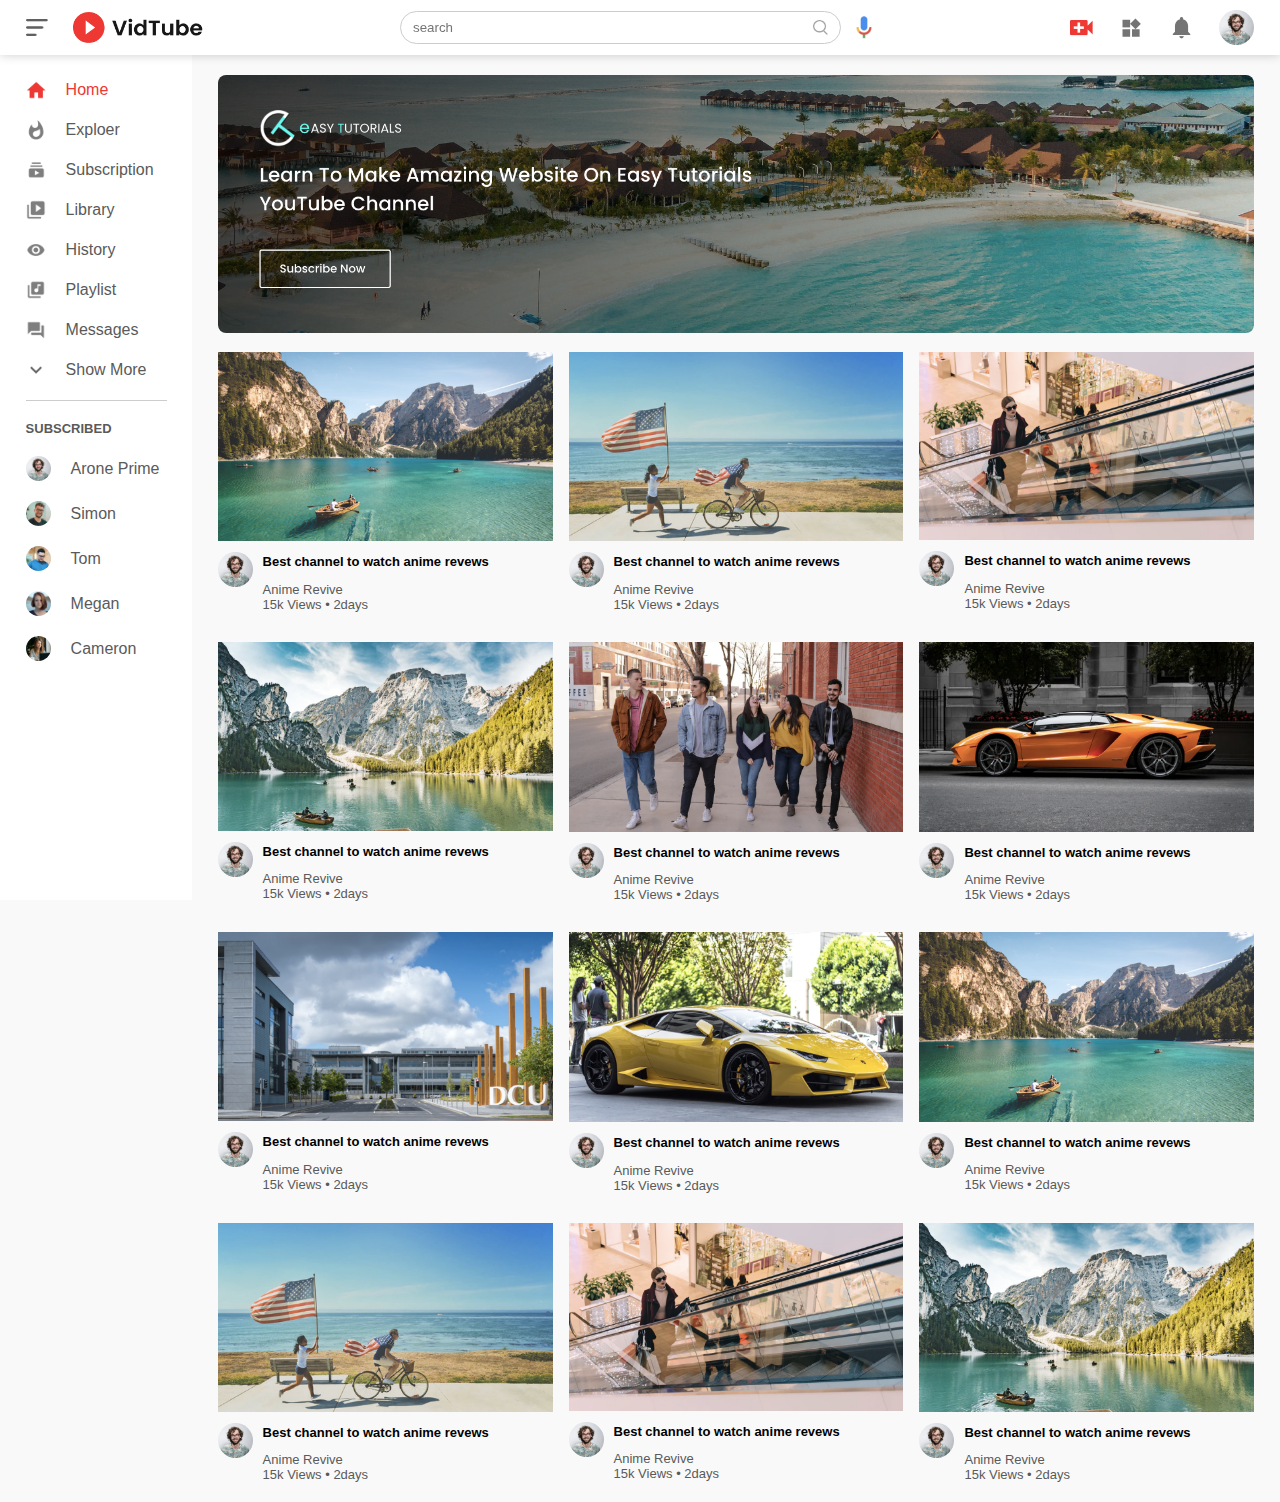
<file: index.html>
<!DOCTYPE html>
<html lang="en">
<head>
    <meta charset="UTF-8">
    <meta name="viewport" content="width=device-width, initial-scale=1.0">
    <title>Youtube</title>
    <link rel="stylesheet" href="style.css">
</head>
<body>

    <!--TOP-NAVIGATION - "nav-tag" for navigation-->

    <nav class="flex-div">
        <div class="nav-left flex-div">
            <img src="images/menu.png" alt="" class="menu-icon">
            <img src="images/logo.png" alt="" class="logo">
        </div>
        <div class="nav-middle flex-div">
            <div class="search-box flex-div">
                <input type="text" placeholder="search">
                <img src="images/search.png" alt="">
            </div>
            <img src="images/voice-search.png" alt="" class="mic-icon">
        </div>
        <div class="nav-right flex-div">
            <img src="images/upload.png" alt="">
            <img src="images/more.png" alt="">
            <img src="images/notification.png" alt="">
            <img src="images/Jack.png" alt="" class="user-icon">
        </div>
    </nav>
    
    <!--SIDE-BAR - -->

    <div class="sidebar">
        <div class="shortcut-links">
            <a href=""><img src="images/home.png" alt=""><p>Home</p></a>
            <a href=""><img src="images/explore.png" alt=""><p>Exploer</p></a>
            <a href=""><img src="images/subscriprion.png" alt=""><p>Subscription</p></a>
            <a href=""><img src="images/library.png" alt=""><p>Library</p></a>
            <a href=""><img src="images/history.png" alt=""><p>History</p></a>
            <a href=""><img src="images/playlist.png" alt=""><p>Playlist</p></a>
            <a href=""><img src="images/messages.png" alt=""><p>Messages</p></a>
            <a href=""><img src="images/show-more.png" alt=""><p>Show More</p></a>
            <hr>
        </div>
        <div class="subscribed-list">
            <h3>SUBSCRIBED</h3>
            <a href=""><img src="images/Jack.png" alt=""><p>Arone Prime</p></a>
            <a href=""><img src="images/simon.png" alt=""><p>Simon</p></a>
            <a href=""><img src="images/tom.png" alt=""><p>Tom</p></a>
            <a href=""><img src="images/megan.png" alt=""><p>Megan</p></a>
            <a href=""><img src="images/cameron.png" alt=""><p>Cameron</p></a>
        </div>
    </div>

    <!-- -------MAIN--------->

    <div class="container">
        <div class="banner">
            <img src="images/banner.png" alt="">
        </div>
        <div class="list-container">
            <div class="vid-list">
                <a href="play-video.html"><img src="images/thumbnail1.png" alt="" class="thumbnail"></a>
                <div class="flex-div">
                    <img src="images/Jack.png" alt="">
                    <div class="vid-info">
                        <a href="play-video.html">Best channel to watch anime revews</a>
                        <p>Anime Revive</p>
                        <p>15k Views &bull; 2days </p>
                    </div>
                </div>
            </div>
            <div class="vid-list">
                <a href=""><img src="images/thumbnail2.png" alt="" class="thumbnail"></a>
                <div class="flex-div">
                    <img src="images/Jack.png" alt="">
                    <div class="vid-info">
                        <a href="">Best channel to watch anime revews</a>
                        <p>Anime Revive</p>
                        <p>15k Views &bull; 2days </p>
                    </div>
                </div>
            </div>
            <div class="vid-list">
                <a href=""><img src="images/thumbnail3.png" alt="" class="thumbnail"></a>
                <div class="flex-div">
                    <img src="images/Jack.png" alt="">
                    <div class="vid-info">
                        <a href="">Best channel to watch anime revews</a>
                        <p>Anime Revive</p>
                        <p>15k Views &bull; 2days </p>
                    </div>
                </div>
            </div>
            <div class="vid-list">
                <a href=""><img src="images/thumbnail4.png" alt="" class="thumbnail"></a>
                <div class="flex-div">
                    <img src="images/Jack.png" alt="">
                    <div class="vid-info">
                        <a href="">Best channel to watch anime revews</a>
                        <p>Anime Revive</p>
                        <p>15k Views &bull; 2days </p>
                    </div>
                </div>
            </div>
            <div class="vid-list">
                <a href=""><img src="images/thumbnail5.png" alt="" class="thumbnail"></a>
                <div class="flex-div">
                    <img src="images/Jack.png" alt="">
                    <div class="vid-info">
                        <a href="">Best channel to watch anime revews</a>
                        <p>Anime Revive</p>
                        <p>15k Views &bull; 2days </p>
                    </div>
                </div>
            </div>
            <div class="vid-list">
                <a href=""><img src="images/thumbnail6.png" alt="" class="thumbnail"></a>
                <div class="flex-div">
                    <img src="images/Jack.png" alt="">
                    <div class="vid-info">
                        <a href="">Best channel to watch anime revews</a>
                        <p>Anime Revive</p>
                        <p>15k Views &bull; 2days </p>
                    </div>
                </div>
            </div>
            <div class="vid-list">
                <a href=""><img src="images/thumbnail7.png" alt="" class="thumbnail"></a>
                <div class="flex-div">
                    <img src="images/Jack.png" alt="">
                    <div class="vid-info">
                        <a href="">Best channel to watch anime revews</a>
                        <p>Anime Revive</p>
                        <p>15k Views &bull; 2days </p>
                    </div>
                </div>
            </div>
            <div class="vid-list">
                <a href=""><img src="images/thumbnail8.png" alt="" class="thumbnail"></a>
                <div class="flex-div">
                    <img src="images/Jack.png" alt="">
                    <div class="vid-info">
                        <a href="">Best channel to watch anime revews</a>
                        <p>Anime Revive</p>
                        <p>15k Views &bull; 2days </p>
                    </div>
                </div>
            </div>
            <div class="vid-list">
                <a href=""><img src="images/thumbnail1.png" alt="" class="thumbnail"></a>
                <div class="flex-div">
                    <img src="images/Jack.png" alt="">
                    <div class="vid-info">
                        <a href="">Best channel to watch anime revews</a>
                        <p>Anime Revive</p>
                        <p>15k Views &bull; 2days </p>
                    </div>
                </div>
            </div>
            <div class="vid-list">
                <a href=""><img src="images/thumbnail2.png" alt="" class="thumbnail"></a>
                <div class="flex-div">
                    <img src="images/Jack.png" alt="">
                    <div class="vid-info">
                        <a href="">Best channel to watch anime revews</a>
                        <p>Anime Revive</p>
                        <p>15k Views &bull; 2days </p>
                    </div>
                </div>
            </div>
            <div class="vid-list">
                <a href=""><img src="images/thumbnail3.png" alt="" class="thumbnail"></a>
                <div class="flex-div">
                    <img src="images/Jack.png" alt="">
                    <div class="vid-info">
                        <a href="">Best channel to watch anime revews</a>
                        <p>Anime Revive</p>
                        <p>15k Views &bull; 2days </p>
                    </div>
                </div>
            </div>
            <div class="vid-list">
                <a href=""><img src="images/thumbnail4.png" alt="" class="thumbnail"></a>
                <div class="flex-div">
                    <img src="images/Jack.png" alt="">
                    <div class="vid-info">
                        <a href="">Best channel to watch anime revews</a>
                        <p>Anime Revive</p>
                        <p>15k Views &bull; 2days </p>
                    </div>
                </div>
            </div>
        </div>
    
    </div>

    

    <script src="script.js"></script>
</body>
</html>
</file>
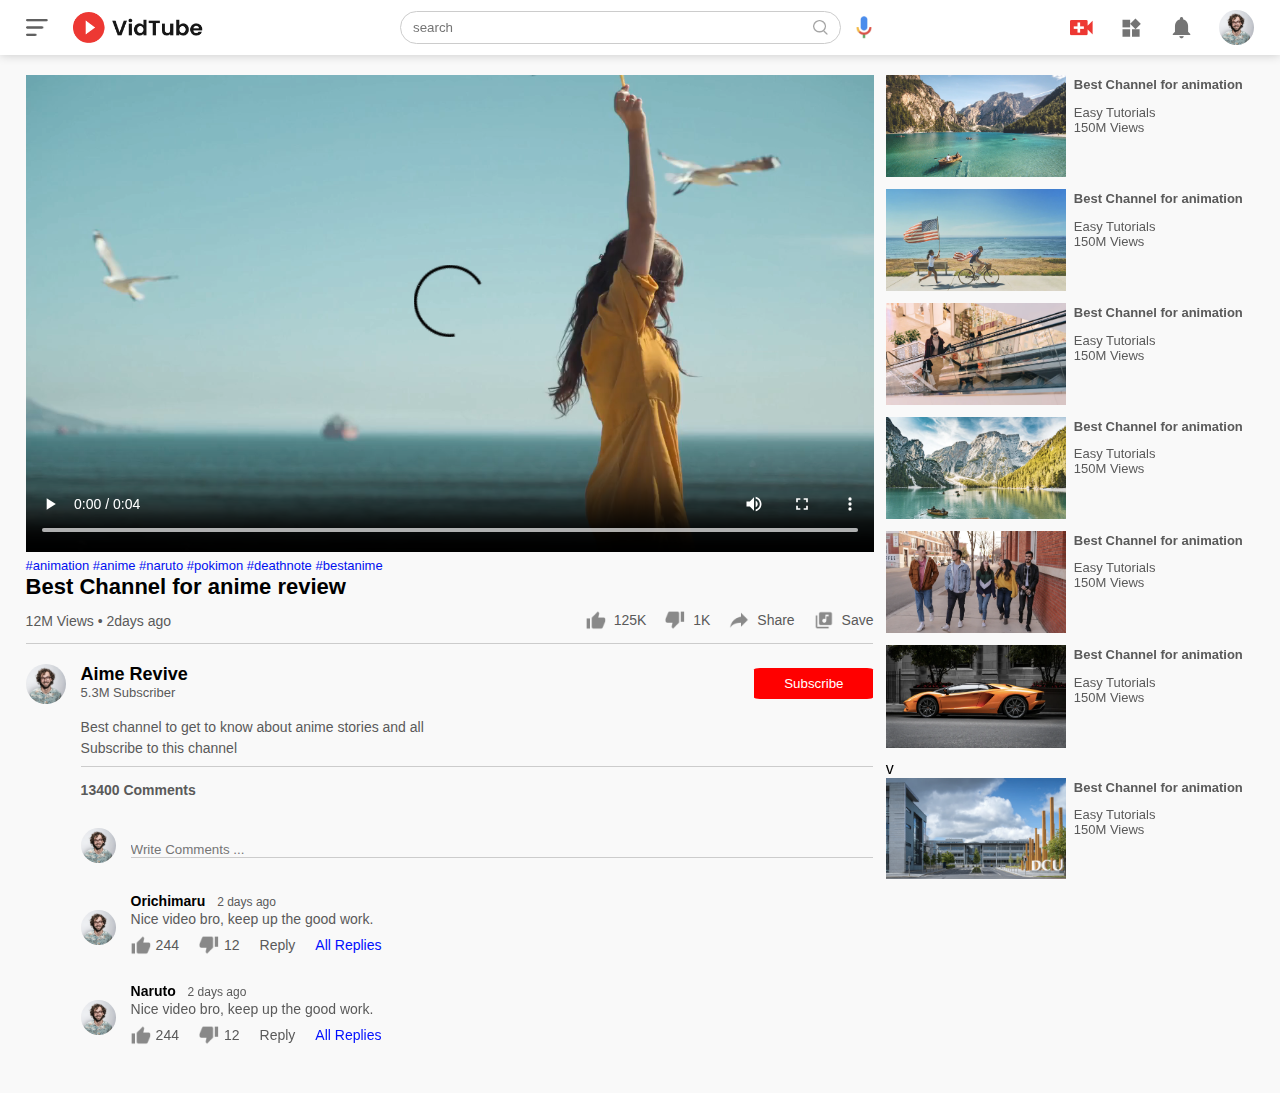
<file: play-video.html>
<!DOCTYPE html>
<html lang="en">
<head>
    <meta charset="UTF-8">
    <meta name="viewport" content="width=device-width, initial-scale=1.0">
    <title>Play Video - Anime Revive</title>
    <link rel="stylesheet" href="style.css">
</head>
<body>
    <nav class="flex-div">
        <div class="nav-left flex-div">
            <img src="images/menu.png" alt="" class="menu-icon">
            <img src="images/logo.png" alt="" class="logo">
        </div>
        <div class="nav-middle flex-div">
            <div class="search-box flex-div">
                <input type="text" placeholder="search">
                <img src="images/search.png" alt="">
            </div>
            <img src="images/voice-search.png" alt="" class="mic-icon">
        </div>
        <div class="nav-right flex-div">
            <img src="images/upload.png" alt="">
            <img src="images/more.png" alt="">
            <img src="images/notification.png" alt="">
            <img src="images/Jack.png" alt="" class="user-icon">
        </div>
    </nav>

    <div class="container play-container">
        <div class="row">
            <div class="play-video">
                <video controls autoplay>
                    <source src="images/video.mp4" type="video/mp4">
                </video>
                <div class="tags">
                    <a href="">#animation </a><a href="">#anime </a><a href="">#naruto </a><a href="">#pokimon </a><a href="">#deathnote </a><a href="">#bestanime </a>
                </div>
                <h3>Best Channel for anime review</h3>
                <div class="play-video-info">
                    <p>12M Views &bull; 2days ago</p>
                    <div>
                        <a href=""><img src="images/like.png" alt="">125K</a>
                        <a href=""><img src="images/dislike.png" alt="">1K</a>
                        <a href=""><img src="images/share.png" alt="">Share</a>
                        <a href=""><img src="images/save.png" alt="">Save</a>
                        
                    </div>
                </div>
                <hr>

                <div class="publisher">
                    <img src="images/Jack.png" alt="">
                    <div>
                        <p>Aime Revive</p>
                        <span>5.3M Subscriber</span>
                    </div>
                    <button type="button">Subscribe</button>
                </div>
                <div class="vid-discription">
                    <p>Best channel to get to know about anime stories and all</p>
                    <p>Subscribe to this channel</p>
                    <hr>
                <h4>13400 Comments</h4>

                <div class="add-comment">
                    <img src="images/Jack.png" alt="">
                    <input type="text" placeholder="Write Comments ...">
                </div>
                <div class="old-comment">
                    <img src="images/Jack.png" alt="">
                    <div>
                        <h3>Orichimaru <span>2 days ago</span></h3>
                        <p>Nice video bro, keep up the good work.</p>
                        <div class="comment-action">
                            <img src="images/like.png" alt="">
                            <span>244</span>
                            <img src="images/dislike.png" alt="">
                            <span>12</span>
                            <span>Reply</span>
                            <a href="">All Replies</a>
                        </div>
                    </div>
                </div>
                <div class="old-comment">
                    <img src="images/Jack.png" alt="">
                    <div>
                        <h3>Naruto <span>2 days ago</span></h3>
                        <p>Nice video bro, keep up the good work.</p>
                        <div class="comment-action">
                            <img src="images/like.png" alt="">
                            <span>244</span>
                            <img src="images/dislike.png" alt="">
                            <span>12</span>
                            <span>Reply</span>
                            <a href="">All Replies</a>
                        </div>
                    </div>
                </div>
                </div>
                


            </div>
            <div class="right-sidebar">

                <div class="side-video-list">
                    <a href="" class="small-thumbnail"><img src="images/thumbnail1.png" alt=""></a>
                    
                    <div class="vid-info">
                        <a href="">Best Channel for animation</a>
                        <p>Easy Tutorials</p>
                        <p>150M Views</p>
                    </div>
                </div>
                <div class="side-video-list">
                    <a href="" class="small-thumbnail"><img src="images/thumbnail2.png" alt=""></a>
                    
                    <div class="vid-info">
                        <a href="">Best Channel for animation</a>
                        <p>Easy Tutorials</p>
                        <p>150M Views</p>
                    </div>
                </div>
                <div class="side-video-list">
                    <a href="" class="small-thumbnail"><img src="images/thumbnail3.png" alt=""></a>
                    
                    <div class="vid-info">
                        <a href="">Best Channel for animation</a>
                        <p>Easy Tutorials</p>
                        <p>150M Views</p>
                    </div>
                </div>

                <div class="side-video-list">
                    <a href="" class="small-thumbnail"><img src="images/thumbnail4.png" alt=""></a>
                    
                    <div class="vid-info">
                        <a href="">Best Channel for animation</a>
                        <p>Easy Tutorials</p>
                        <p>150M Views</p>
                    </div>
                </div>
                <div class="side-video-list">
                    <a href="" class="small-thumbnail"><img src="images/thumbnail5.png" alt=""></a>
                    
                    <div class="vid-info">
                        <a href="">Best Channel for animation</a>
                        <p>Easy Tutorials</p>
                        <p>150M Views</p>
                    </div>
                </div>
                <var></var>
                <div class="side-video-list">
                    <a href="" class="small-thumbnail"><img src="images/thumbnail6.png" alt=""></a>
                    
                    <div class="vid-info">
                        <a href="">Best Channel for animation</a>
                        <p>Easy Tutorials</p>
                        <p>150M Views</p>
                    </div>
                </div>
                v
                <var></var>
                <div class="side-video-list">
                    <a href="" class="small-thumbnail"><img src="images/thumbnail7.png" alt=""></a>
                    
                    <div class="vid-info">
                        <a href="">Best Channel for animation</a>
                        <p>Easy Tutorials</p>
                        <p>150M Views</p>
                    </div>
                </div>



            </div>
        </div>
    </div>




</body>
</html>
</file>
<file: style.css>
*{
    margin: 0;
    padding: 0;
    font-family: 'poppins', sans-serif;
    box-sizing: border-box;
}
a{
    text-decoration: none;
    color: #5a5a5a;
}
img{
    cursor: pointer;
}

.flex-div{
    display: flex;
    align-items: center;
    /* justify-content: flex-start;  Ensure content is aligned properly */
}
nav{
    padding: 10px 2%;
    justify-content: space-between;
    box-shadow: 0 0 10px rgba(0, 0, 0, 0.2);
    background: #fff;
    position: sticky;
    top: 0;
    z-index: 10;

}
.nav-right img{

    width: 25px;
    margin-right: 25px;
}

.nav-right .user-icon{
    width: 35px;
    border-radius: 50%;
    margin-right: 0;
}

.nav-left .menu-icon{
    width: 22px;
    margin-right: 25px;
}

.nav-left .logo{
    width: 130px;
}

.nav-middle .mic-icon{
    width: 16px;
}

.nav-middle .search-box{
    border: 1px solid #ccc;
    margin-right: 15px;
    padding: 8px 12px;
    border-radius: 25px;
}

.nav-middle .search-box input{
    width: 400px;
    border: 0;
    outline: 0;
    background: transparent;
}

.nav-middle .search-box img{
    width: 15px;

}

/* ---- Side Bar ----*/

.sidebar{
    background: #fff;
    width: 15%;
    height: 100vh;
    position: fixed;
    top: 0;
    padding-left: 2%;
    padding-top: 80px;
}

.shortcut-links a img{
    width: 20px;
    margin-right: 20px;
}

.shortcut-links a{
    display: flex;
    align-items: center;
    margin-bottom: 20px;
    width: fit-content;
    flex-wrap: wrap;

}

.shortcut-links a:first-child{
    color: #ed3833;
}

.sidebar hr{
    border: 0;
    height: 1px;
    background: #ccc;
    width: 85%;
}


.subscribed-list h3{
    font-size: 13px;
    margin: 20px 0;
    color: #5a5a5a;
}

.subscribed-list a{
    display: flex;
    align-items: center;
    margin-bottom: 20px;
    width: fit-content;
    flex-wrap: wrap;
}

.subscribed-list a img{
    width: 25px;
    border-radius: 50px;
    margin-right: 20px;
}

.small-sidebar{
    width: 5%;
}

.small-sidebar a p{
    display: none;
}

.small-sidebar h3{
    display: none;
}

.small-sidebar hr{
    width: 50%;
    margin-bottom: 25px;
}

/* --Main-------- */

.container{
    background: #f9f9f9;
    padding-left: 17%;
    padding-right: 2%;
    padding-top: 20px;
    padding-bottom: 20px;
}

.large-container{
    padding-left: 7%;

}

.banner{
    width: 100%;
}

.banner img{
    width: 100%;
    border-radius: 8px;
}

.list-container{
    display: grid;
    grid-template-columns: repeat(auto-fit, minmax(250px, 1fr));
    grid-column-gap: 16px;
    grid-row-gap: 30px;
    margin-top: 15px;

}

.vid-list .thumbnail{
    width: 100%;
    border-radius: px;
}

.vid-list .flex-div{
    align-items: flex-start;
    margin-top: 7px;
}

.vid-list .flex-div img{
    width: 35px;
    margin-right: 10px;
    border-radius: 50%;
}

.vid-info{
    color: #5a5a5a;
    font-size: 13px;
}

.vid-list a{
    color: #000;
    font-weight: 600;
    display: block;
    margin-bottom: 5px;
}

@media (max-width: 900px){
    .menu-icon{
        display: none;
    }
    .sidebar{
        display: none;
    }
    .container, .large-container{
        padding-left: 5%;
        padding-right: 5%;
    }
    .nav-right img{
        display: none;
    }
    .nav-right .user-icon{
        display: block;
        width: 30px;
    }
    .nav-middle .search-box input{
        width: 100px;
    }
    .nav-middle .mic-icon{
        display: none;
    }
    .logo{
        width: 90px;
    }
}


/* ---------play video page --------- */

.play-container{
    padding-left: 2%;
}

.row{
    display: flex;
    justify-content: space-between;
    flex-wrap: wrap;
}

.play-video{
    flex-basis: 69%;

}
.right-sidebar{
    flex-basis: 30%;
}
.play-video video{
    width: 100%;
}

.side-video-list{
    display: flex;
    justify-content: space-between;
    margin-bottom: 8px;
}

.side-video-list img{
    width: 100%;
}

.side-video-list .small-thumbnail{
    flex-basis: 49%;
}

.side-video-list .vid-info{
    flex-basis: 49%;
}

.vid-info a {
    font-weight: bold; /* Makes the text bold */
    display: block; /* Ensures proper spacing behavior */
    margin-bottom: 10px; /* Adds space below the text */
    line-height: 1.5; /* Increases line spacing for better readability */
}


.play-video .tags a{
    color: #000ff0;
    font-size: 13px;
}

.play-video h3{
    font-weight: 600;
    font-size: 22px;
}

.play-video .play-video-info{
    display: flex;
    align-items: center;
    justify-content: space-between;
    flex-wrap: wrap;
    margin-top: 10px;
    font-size: 14px;
    color: #5a5a5a;
}

.play-video .play-video-info a img{
    width: 20px;
    margin-right: 8px;

}

.play-video .play-video-info a{
    display: inline-flex;
    align-items: center;
    margin-left: 15px;

}

.play-video hr{
    border: 0;
    height: 1px;
    background: #ccc;
    margin: 10px 0;
}

.publisher{
    display: flex;
    align-items: center;
    margin-top: 20px;
}

.publisher div{
    flex: 1;
    line-height: 18px;
}

.publisher img{
    width: 40px;
    border-radius: 50px;
    margin-right: 15px;
}

.publisher div p{
    color: #000;
    font-weight: 600;
    font-size: 18px;
}

.publisher div span{
    font-size: 13px;
    color: #5a5a5a;

}

.publisher button{
    background: red;
    color: white;
    padding: 8px 30px;
    border: 0;
    border-radius: 5%;
    outline: 0;
    cursor: pointer;
}

.vid-discription{
    padding-left: 55px;
    margin: 15px 0; 
}

.vid-discription p{
    font-size: 14px;
    margin-bottom: 5px;
    color: #5a5a5a;

}

.vid-discription h4{
    font-size: 14px;
    color: #5a5a5a;
    margin-top: 15px;
}

.add-comment{
    display: flex;
    align-items: center;
    margin: 30px 0;

}

.add-comment img{
    width: 35px;
    border-radius: 50px;
    margin-right: 15px;
}

.add-comment input{
    border: 0;
    outline: 0;
    border-bottom: 1px solid #ccc;
    width: 100%;
    padding-top: 10px;
    background: transparent;
}

.old-comment{
    display: flex;
    align-items: center;
    margin: 20px 0;
}

.old-comment img{
    width: 35px;
    border-radius: 50%;
    margin-right: 15px;

}

.old-comment h3{
    font-size: 14px;
    margin-bottom: 2px;
}

.old-comment h3 span{
    font-size: 12px;
    color: #5a5a5a;
    font-weight: 500;
    margin-left: 8px;
}

.old-comment .comment-action{
    display: flex;
    align-items: center;
    margin: 8px 0;
    font-size: 14px;
}

.old-comment .comment-action img{
    border-radius: 0;
    width: 20px;
    margin-right: 5px;
}

.old-comment .comment-action span{
    margin-right: 20px;
    color: #5a5a5a;
}

.old-comment .comment-action a{
    color: #000fff;
}

@media (max-width:900px){
    .play-video{
        flex-basis: 100%;
    }
    .right-sidebar{
        flex-basis: 100%;
    }
    .play-container{
        padding-left: 5%;
    }
    .vid-discription{
        padding-left: 0;
    }
    .play-video .play-video-info a{
        margin-left: 0;
        margin-right: 15px;
        margin-top: 15px;
    }
}
</file>
